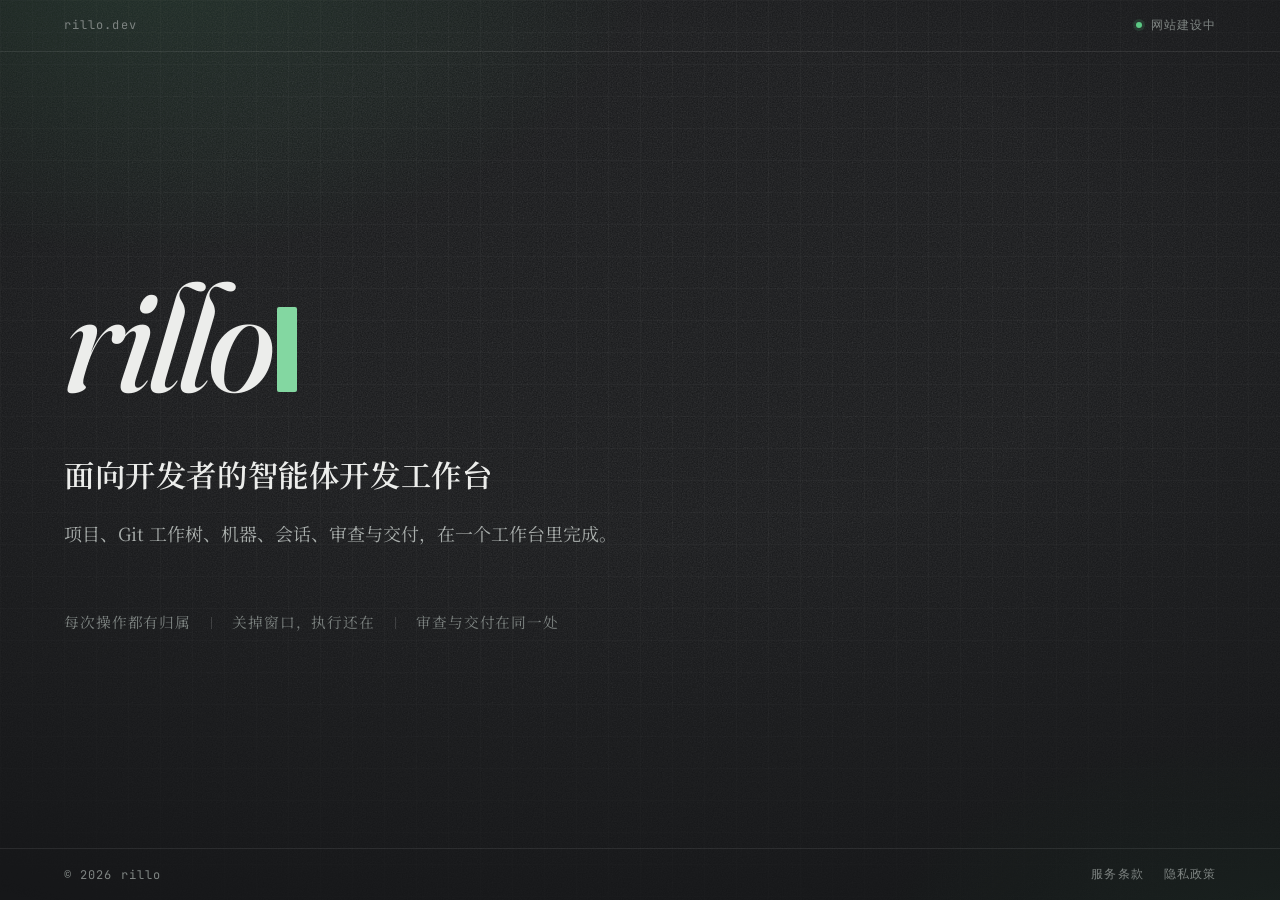
<file: index.html>
<!DOCTYPE html>
<html lang="zh-CN">
  <head>
    <meta charset="utf-8" />
    <meta name="viewport" content="width=device-width, initial-scale=1" />
    <title>rillo — 面向开发者的智能体开发工作台</title>
    <meta
      name="description"
      content="rillo 是面向开发者的智能体开发工作台。项目、Git 工作树、机器、会话、审查与交付，在一个工作台里完成。网站建设中。"
    />
    <meta name="theme-color" content="#161719" />
    <meta property="og:title" content="rillo" />
    <meta property="og:description" content="面向开发者的智能体开发工作台。" />
    <meta property="og:type" content="website" />
    <meta property="og:url" content="https://rillo.dev/" />
    <link rel="icon" type="image/svg+xml" href="favicon.svg" />
    <link rel="preconnect" href="https://fonts.googleapis.com" />
    <link rel="preconnect" href="https://fonts.gstatic.com" crossorigin />
    <link
      href="https://fonts.googleapis.com/css2?family=Fraunces:ital,opsz,wght@1,9..144,300..700&family=JetBrains+Mono:wght@400;500&family=Noto+Serif+SC:wght@400;600&display=swap"
      rel="stylesheet"
    />
    <link rel="stylesheet" href="site.css" />
  </head>
  <body>
    <header class="rail">
      <span class="mono">rillo.dev</span>
      <span class="mono status"><i class="dot" aria-hidden="true"></i>网站建设中</span>
    </header>
    <main>
      <h1 class="wordmark"><span>rillo</span><i class="caret" aria-hidden="true"></i></h1>
      <p class="tagline">面向开发者的智能体开发工作台</p>
      <p class="lede">项目、Git 工作树、机器、会话、审查与交付，在一个工作台里完成。</p>
      <ul class="mantras">
        <li>每次操作都有归属</li>
        <li>关掉窗口，执行还在</li>
        <li>审查与交付在同一处</li>
      </ul>
    </main>
    <footer class="rail">
      <span class="mono">© 2026 rillo</span>
      <nav class="mono links">
        <a href="terms.html">服务条款</a>
        <a href="privacy.html">隐私政策</a>
      </nav>
    </footer>
  </body>
</html>
</file>
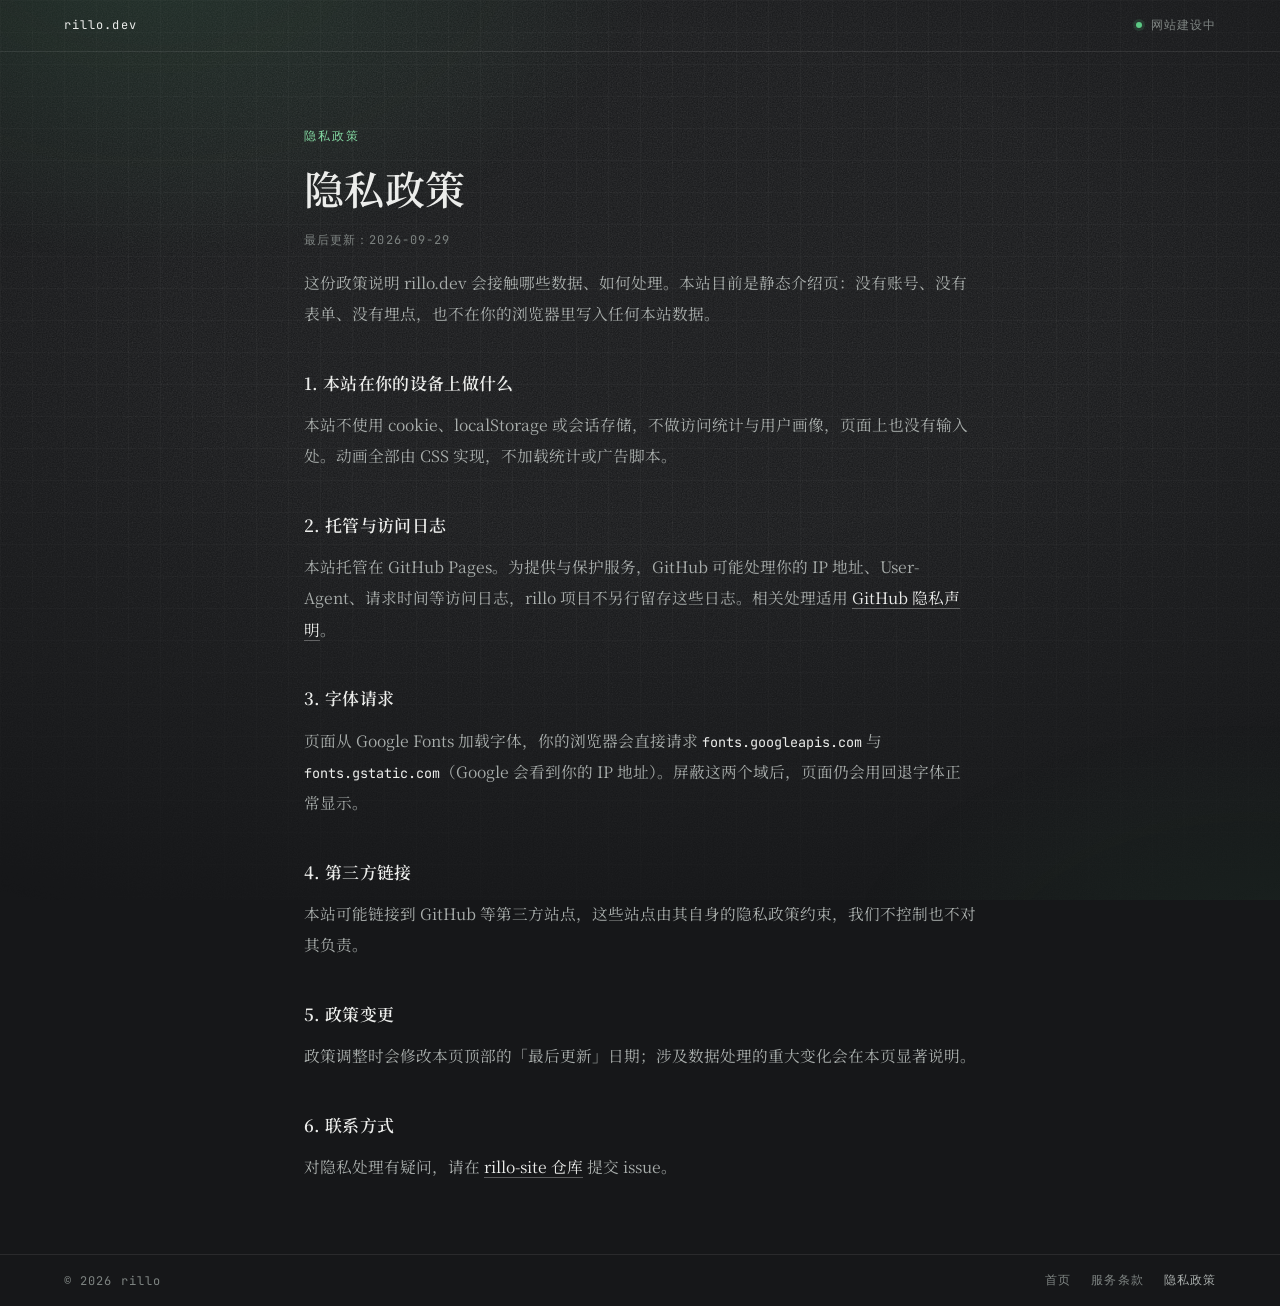
<file: privacy.html>
<!DOCTYPE html>
<html lang="zh-CN">
  <head>
    <meta charset="utf-8" />
    <meta name="viewport" content="width=device-width, initial-scale=1" />
    <title>隐私政策 — rillo</title>
    <meta
      name="description"
      content="rillo.dev 的隐私政策：本站不设置 cookie、不做访问统计，只涉及托管日志与字体请求。"
    />
    <meta name="theme-color" content="#161719" />
    <link rel="icon" type="image/svg+xml" href="favicon.svg" />
    <link rel="preconnect" href="https://fonts.googleapis.com" />
    <link rel="preconnect" href="https://fonts.gstatic.com" crossorigin />
    <link
      href="https://fonts.googleapis.com/css2?family=Fraunces:ital,opsz,wght@1,9..144,300..700&family=JetBrains+Mono:wght@400;500&family=Noto+Serif+SC:wght@400;600&display=swap"
      rel="stylesheet"
    />
    <link rel="stylesheet" href="site.css" />
  </head>
  <body>
    <header class="rail">
      <a class="mono" href="index.html">rillo.dev</a>
      <span class="mono status"><i class="dot" aria-hidden="true"></i>网站建设中</span>
    </header>
    <main class="doc">
      <p class="kicker">隐私政策</p>
      <h1>隐私政策</h1>
      <p class="updated">最后更新：2026-09-29</p>
      <p>
        这份政策说明 rillo.dev 会接触哪些数据、如何处理。本站目前是静态介绍页：没有账号、没有表单、没有埋点，也不在你的浏览器里写入任何本站数据。
      </p>

      <h2>1. 本站在你的设备上做什么</h2>
      <p>
        本站不使用 cookie、localStorage 或会话存储，不做访问统计与用户画像，页面上也没有输入处。动画全部由 CSS 实现，不加载统计或广告脚本。
      </p>

      <h2>2. 托管与访问日志</h2>
      <p>
        本站托管在 GitHub Pages。为提供与保护服务，GitHub 可能处理你的 IP 地址、User-Agent、请求时间等访问日志，rillo 项目不另行留存这些日志。相关处理适用
        <a
          href="https://docs.github.com/zh/site-policy/privacy-policies/github-privacy-statement"
          rel="noopener"
          >GitHub 隐私声明</a
        >。
      </p>

      <h2>3. 字体请求</h2>
      <p>
        页面从 Google Fonts 加载字体，你的浏览器会直接请求 <code>fonts.googleapis.com</code> 与
        <code>fonts.gstatic.com</code>（Google 会看到你的 IP 地址）。屏蔽这两个域后，页面仍会用回退字体正常显示。
      </p>

      <h2>4. 第三方链接</h2>
      <p>
        本站可能链接到 GitHub 等第三方站点，这些站点由其自身的隐私政策约束，我们不控制也不对其负责。
      </p>

      <h2>5. 政策变更</h2>
      <p>
        政策调整时会修改本页顶部的「最后更新」日期；涉及数据处理的重大变化会在本页显著说明。
      </p>

      <h2>6. 联系方式</h2>
      <p>
        对隐私处理有疑问，请在
        <a href="https://github.com/Ysheep666/rillo-site/issues" rel="noopener">rillo-site 仓库</a>
        提交 issue。
      </p>
    </main>
    <footer class="rail">
      <span class="mono">© 2026 rillo</span>
      <nav class="mono links">
        <a href="index.html">首页</a>
        <a href="terms.html">服务条款</a>
        <a href="privacy.html" aria-current="page">隐私政策</a>
      </nav>
    </footer>
  </body>
</html>
</file>
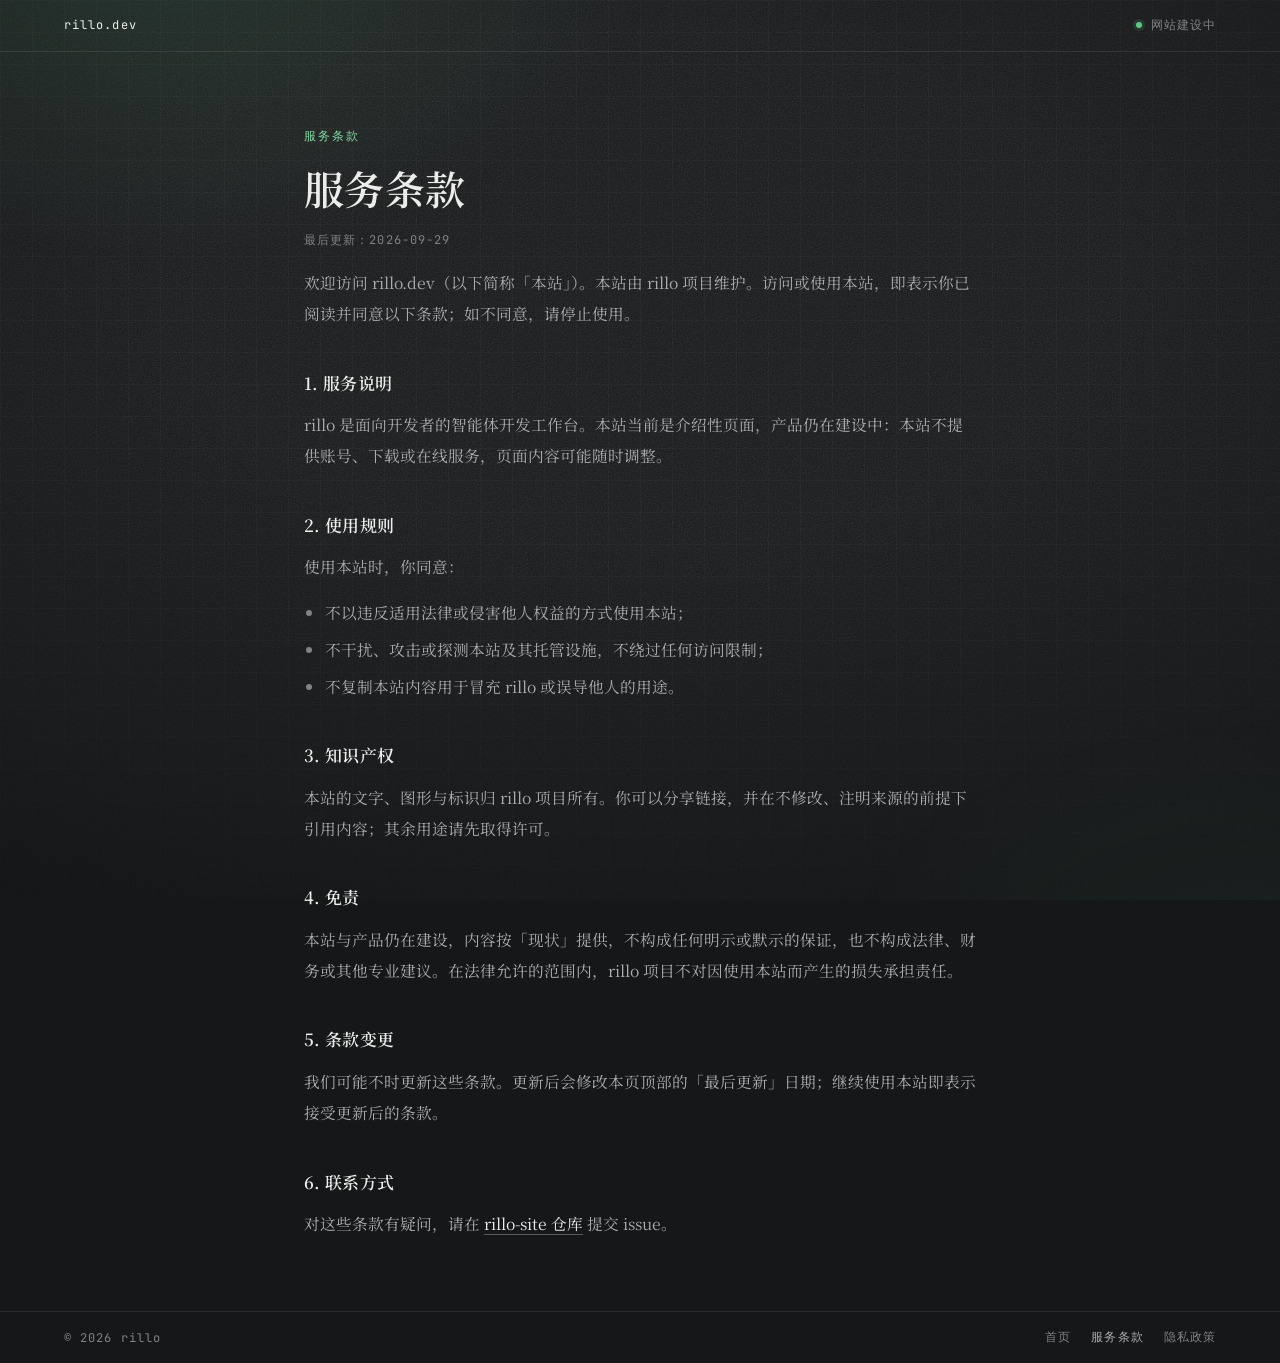
<file: terms.html>
<!DOCTYPE html>
<html lang="zh-CN">
  <head>
    <meta charset="utf-8" />
    <meta name="viewport" content="width=device-width, initial-scale=1" />
    <title>服务条款 — rillo</title>
    <meta
      name="description"
      content="rillo.dev 的服务条款：站点性质、使用规则、知识产权与免责说明。"
    />
    <meta name="theme-color" content="#161719" />
    <link rel="icon" type="image/svg+xml" href="favicon.svg" />
    <link rel="preconnect" href="https://fonts.googleapis.com" />
    <link rel="preconnect" href="https://fonts.gstatic.com" crossorigin />
    <link
      href="https://fonts.googleapis.com/css2?family=Fraunces:ital,opsz,wght@1,9..144,300..700&family=JetBrains+Mono:wght@400;500&family=Noto+Serif+SC:wght@400;600&display=swap"
      rel="stylesheet"
    />
    <link rel="stylesheet" href="site.css" />
  </head>
  <body>
    <header class="rail">
      <a class="mono" href="index.html">rillo.dev</a>
      <span class="mono status"><i class="dot" aria-hidden="true"></i>网站建设中</span>
    </header>
    <main class="doc">
      <p class="kicker">服务条款</p>
      <h1>服务条款</h1>
      <p class="updated">最后更新：2026-09-29</p>
      <p>
        欢迎访问 rillo.dev（以下简称「本站」）。本站由 rillo 项目维护。访问或使用本站，即表示你已阅读并同意以下条款；如不同意，请停止使用。
      </p>

      <h2>1. 服务说明</h2>
      <p>
        rillo 是面向开发者的智能体开发工作台。本站当前是介绍性页面，产品仍在建设中：本站不提供账号、下载或在线服务，页面内容可能随时调整。
      </p>

      <h2>2. 使用规则</h2>
      <p>使用本站时，你同意：</p>
      <ul>
        <li>不以违反适用法律或侵害他人权益的方式使用本站；</li>
        <li>不干扰、攻击或探测本站及其托管设施，不绕过任何访问限制；</li>
        <li>不复制本站内容用于冒充 rillo 或误导他人的用途。</li>
      </ul>

      <h2>3. 知识产权</h2>
      <p>
        本站的文字、图形与标识归 rillo 项目所有。你可以分享链接，并在不修改、注明来源的前提下引用内容；其余用途请先取得许可。
      </p>

      <h2>4. 免责</h2>
      <p>
        本站与产品仍在建设，内容按「现状」提供，不构成任何明示或默示的保证，也不构成法律、财务或其他专业建议。在法律允许的范围内，rillo 项目不对因使用本站而产生的损失承担责任。
      </p>

      <h2>5. 条款变更</h2>
      <p>
        我们可能不时更新这些条款。更新后会修改本页顶部的「最后更新」日期；继续使用本站即表示接受更新后的条款。
      </p>

      <h2>6. 联系方式</h2>
      <p>
        对这些条款有疑问，请在
        <a href="https://github.com/Ysheep666/rillo-site/issues" rel="noopener">rillo-site 仓库</a>
        提交 issue。
      </p>
    </main>
    <footer class="rail">
      <span class="mono">© 2026 rillo</span>
      <nav class="mono links">
        <a href="index.html">首页</a>
        <a href="terms.html" aria-current="page">服务条款</a>
        <a href="privacy.html">隐私政策</a>
      </nav>
    </footer>
  </body>
</html>
</file>
<file: site.css>
:root {
  color-scheme: dark;
  --bg: #161719;
  --ink: #ecedeb;
  --muted: #a9aeac;
  --faint: #7e8482;
  --line: rgba(236, 237, 235, 0.09);
  --accent: #83d7a1;
  --brand: #5cc984;
  --font-body: "Noto Serif SC", "Songti SC", "Source Han Serif SC", serif;
  --font-display: "Fraunces", "Songti SC", Georgia, serif;
  --font-mono: "JetBrains Mono", ui-monospace, "SF Mono", Menlo, monospace;
  --gutter: clamp(1.25rem, 5vw, 4.5rem);
}

* {
  box-sizing: border-box;
}

html,
body {
  margin: 0;
  min-height: 100%;
}

body {
  min-height: 100dvh;
  display: grid;
  grid-template-rows: auto 1fr auto;
  color: var(--ink);
  background: var(--bg);
  font-family: var(--font-body);
  -webkit-font-smoothing: antialiased;
}

/* 氛围：左上品牌绿光斑 + 右下深绿余光 */
body::before {
  content: "";
  position: fixed;
  inset: 0;
  z-index: -2;
  background:
    radial-gradient(52rem 34rem at 12% -8%, rgba(92, 201, 132, 0.14), transparent 62%),
    radial-gradient(44rem 28rem at 98% 110%, rgba(59, 130, 85, 0.12), transparent 60%);
}

/* 工作台网格 + 噪点，向中心聚拢后淡出 */
body::after {
  content: "";
  position: fixed;
  inset: 0;
  z-index: -1;
  background-image:
    url("data:image/svg+xml,%3Csvg xmlns='http://www.w3.org/2000/svg' width='180' height='180'%3E%3Cfilter id='n'%3E%3CfeTurbulence type='fractalNoise' baseFrequency='0.8' numOctaves='2' stitchTiles='stitch'/%3E%3CfeColorMatrix type='saturate' values='0'/%3E%3C/filter%3E%3Crect width='180' height='180' filter='url(%23n)' opacity='0.16'/%3E%3C/svg%3E"),
    linear-gradient(rgba(236, 237, 235, 0.026) 1px, transparent 1px),
    linear-gradient(90deg, rgba(236, 237, 235, 0.026) 1px, transparent 1px);
  background-size:
    180px 180px,
    32px 32px,
    32px 32px;
  mask-image: radial-gradient(130% 100% at 50% 32%, #000 28%, transparent 78%);
  -webkit-mask-image: radial-gradient(130% 100% at 50% 32%, #000 28%, transparent 78%);
}

/* 上下工作台横杆 */
.rail {
  display: flex;
  align-items: center;
  justify-content: space-between;
  gap: 1rem;
  padding: 1.05rem var(--gutter);
}

header.rail {
  border-bottom: 1px solid var(--line);
}

footer.rail {
  border-top: 1px solid var(--line);
}

.mono {
  font-family: var(--font-mono);
  font-size: 0.75rem;
  letter-spacing: 0.09em;
  color: var(--faint);
}

.status {
  display: inline-flex;
  align-items: center;
  gap: 0.55rem;
}

.dot {
  width: 6px;
  height: 6px;
  border-radius: 50%;
  background: var(--brand);
  box-shadow: 0 0 0 3px rgba(92, 201, 132, 0.14);
}

.rail a {
  color: inherit;
  text-decoration: none;
}

.rail a:hover {
  color: var(--accent);
}

.rail a:focus-visible {
  outline: 2px solid var(--accent);
  outline-offset: 3px;
  border-radius: 2px;
}

.links {
  display: inline-flex;
  gap: 1.25rem;
}

.links a[aria-current="page"] {
  color: var(--muted);
}

/* 文档页：条款 / 隐私 */
.doc {
  width: min(42rem, 100% - 2 * var(--gutter));
  justify-content: flex-start;
  align-items: stretch;
  padding-block: clamp(3rem, 8vh, 5.5rem);
}

.doc .kicker {
  margin: 0;
  color: var(--accent);
  font-family: var(--font-mono);
  font-size: 0.75rem;
  letter-spacing: 0.16em;
}

.doc h1 {
  margin: 0.9rem 0 0;
  font-size: clamp(1.9rem, 4.5vw, 2.5rem);
  font-weight: 600;
  letter-spacing: 0.01em;
  line-height: 1.3;
}

.doc .updated {
  margin: 0.9rem 0 0;
  font-family: var(--font-mono);
  font-size: 0.75rem;
  letter-spacing: 0.09em;
  color: var(--faint);
}

.doc h2 {
  margin: 2.5rem 0 0;
  font-size: 1.06rem;
  font-weight: 600;
  letter-spacing: 0.02em;
}

.doc p,
.doc li {
  margin: 0.9rem 0 0;
  font-size: 0.98rem;
  line-height: 2;
  color: var(--muted);
}

.doc ul {
  margin: 0.9rem 0 0;
  padding-left: 1.3rem;
  display: grid;
  gap: 0.35rem;
}

.doc li {
  margin: 0;
}

.doc li::marker {
  color: var(--faint);
}

.doc a {
  color: var(--ink);
  text-decoration-color: rgba(236, 237, 235, 0.32);
  text-underline-offset: 4px;
}

.doc a:hover {
  color: var(--accent);
  text-decoration-color: currentColor;
}

.doc code {
  font-family: var(--font-mono);
  font-size: 0.86em;
  color: var(--ink);
}

main {
  width: min(72rem, 100% - 2 * var(--gutter));
  margin-inline: auto;
  padding-block: clamp(3.5rem, 10vh, 8rem);
  display: flex;
  flex-direction: column;
  justify-content: center;
  align-items: flex-start;
}

.wordmark {
  display: flex;
  align-items: baseline;
  margin: 0;
  font-family: var(--font-display);
  font-style: italic;
  font-weight: 430;
  font-size: clamp(4.25rem, 15vw, 9.5rem);
  line-height: 0.92;
  letter-spacing: -0.035em;
}

.caret {
  display: inline-block;
  width: 0.13em;
  height: 0.56em;
  margin-left: 0.05em;
  border-radius: 2px;
  background: var(--accent);
}

.tagline {
  margin: clamp(1.75rem, 5vh, 2.75rem) 0 0;
  font-size: clamp(1.3rem, 3.2vw, 1.9rem);
  font-weight: 600;
  letter-spacing: 0.02em;
  line-height: 1.5;
}

.lede {
  margin: 1.1rem 0 0;
  max-width: 34em;
  color: var(--muted);
  font-size: clamp(1rem, 1.5vw, 1.125rem);
  line-height: 2;
}

.mantras {
  display: flex;
  flex-wrap: wrap;
  align-items: center;
  gap: 0.75rem 1.25rem;
  margin: clamp(2.5rem, 7vh, 3.75rem) 0 0;
  padding: 0;
  list-style: none;
  color: var(--faint);
  font-size: 0.92rem;
  letter-spacing: 0.06em;
}

.mantras li + li::before {
  content: "";
  display: inline-block;
  width: 1px;
  height: 0.85em;
  margin-right: 1.25rem;
  background: rgba(236, 237, 235, 0.16);
  vertical-align: -0.08em;
}

::selection {
  background: rgba(92, 201, 132, 0.3);
  color: #fff;
}

@media (max-width: 640px) {
  .rail {
    padding-block: 0.9rem;
  }

  .mantras {
    flex-direction: column;
    align-items: flex-start;
    gap: 0.6rem;
  }

  .mantras li + li::before {
    display: none;
  }
}

@media (prefers-reduced-motion: no-preference) {
  header.rail {
    animation: fade 0.7s ease both;
  }

  .wordmark {
    animation: rise 0.9s cubic-bezier(0.22, 0.61, 0.36, 1) 0.05s both;
  }

  .tagline {
    animation: rise 0.9s cubic-bezier(0.22, 0.61, 0.36, 1) 0.15s both;
  }

  .lede {
    animation: rise 0.9s cubic-bezier(0.22, 0.61, 0.36, 1) 0.24s both;
  }

  .mantras {
    animation: rise 0.9s cubic-bezier(0.22, 0.61, 0.36, 1) 0.34s both;
  }

  footer.rail {
    animation: fade 0.9s ease 0.45s both;
  }

  .caret {
    animation: blink 1.15s steps(1, end) infinite;
  }

  .dot {
    animation: pulse 2.6s ease-in-out infinite;
  }
}

@keyframes rise {
  from {
    opacity: 0;
    transform: translateY(0.75rem);
  }
}

@keyframes fade {
  from {
    opacity: 0;
  }
}

@keyframes blink {
  0%,
  54% {
    opacity: 1;
  }

  55%,
  100% {
    opacity: 0;
  }
}

@keyframes pulse {
  0%,
  100% {
    opacity: 1;
  }

  50% {
    opacity: 0.4;
  }
}
</file>
